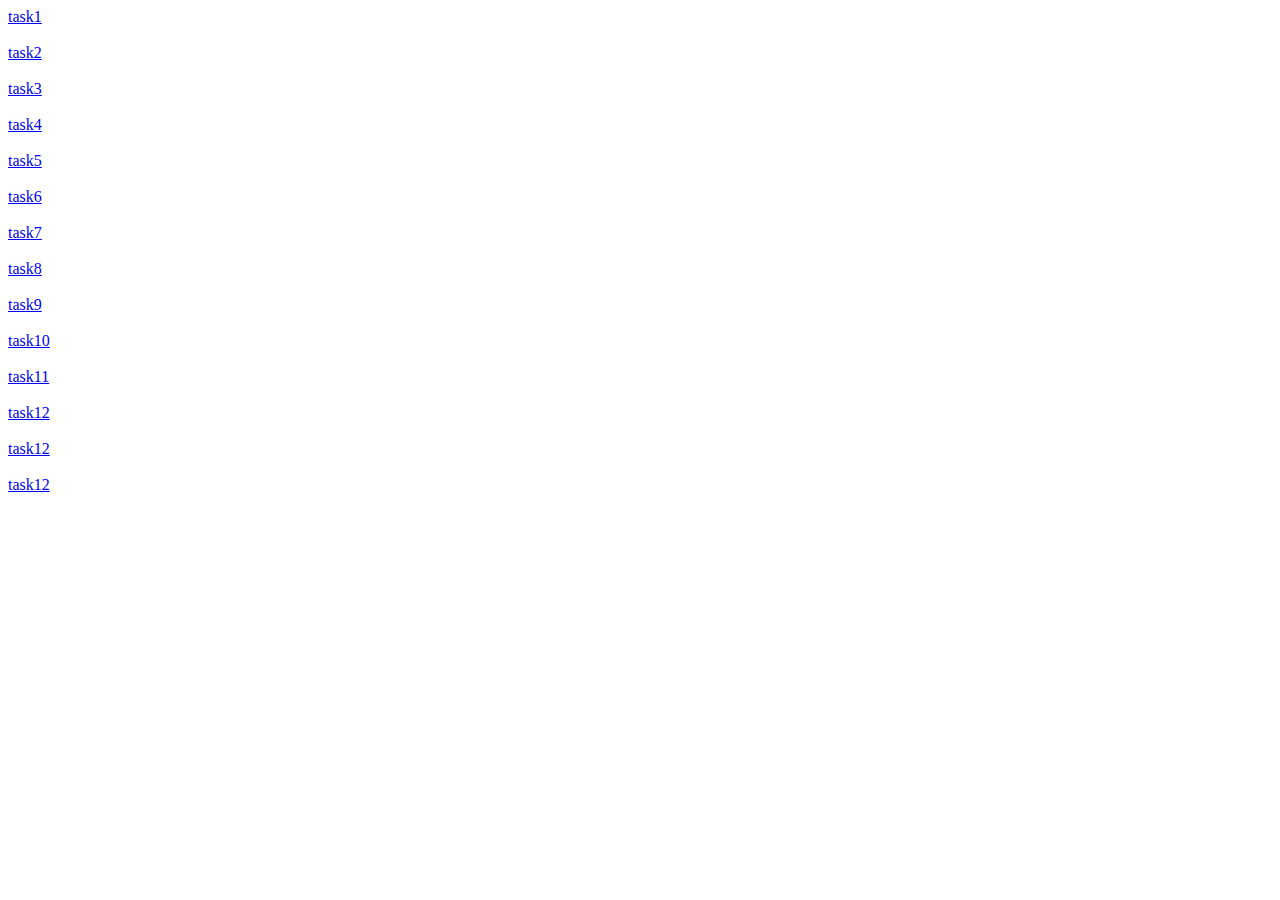
<file: index.html>
<!DOCTYPE html>
<html lang="en">
<head>
    <meta charset="UTF-8">
    <meta name="viewport" content="width=device-width, initial-scale=1.0">
    <title>Document</title>
</head>
<body>
    <a target="_blank" href="./task1.html">task1</a>
 <br><br/>
 <a target="_blank" href="./task2.html">task2</a>
 <br><br/>
 <a target="_blank" href="./task3.html">task3</a>
 <br><br/>
    <a target="_blank" href="./task4.html">task4</a>
    <br><br/>
    <a target="_blank" href="./task5.html">task5</a>
    <br><br/>
    <a target="_blank" href="./task6.html">task6</a>
    <br><br/>
     <a target="_blank" href="./task7.html">task7</a>
    <br><br/>
     <a target="_blank" href="./task8.html">task8</a>
    <br><br/>
     <a target="_blank" href="./task9.html">task9</a>
    <br><br/>
     <a target="_blank" href="./task10.html">task10</a>
    <br><br/>
     <a target="_blank" href="./task11.html">task11</a>
    <br><br/>
     <a target="_blank" href="./task12.html">task12</a>
    <br><br/>
    <a target="_blank" href="./restaurantpages.html">task12</a>
    <br><br/>
    <a target="_blank" href="./review.html">task12</a>
    <br><br/>
</body>
</html>
</file>
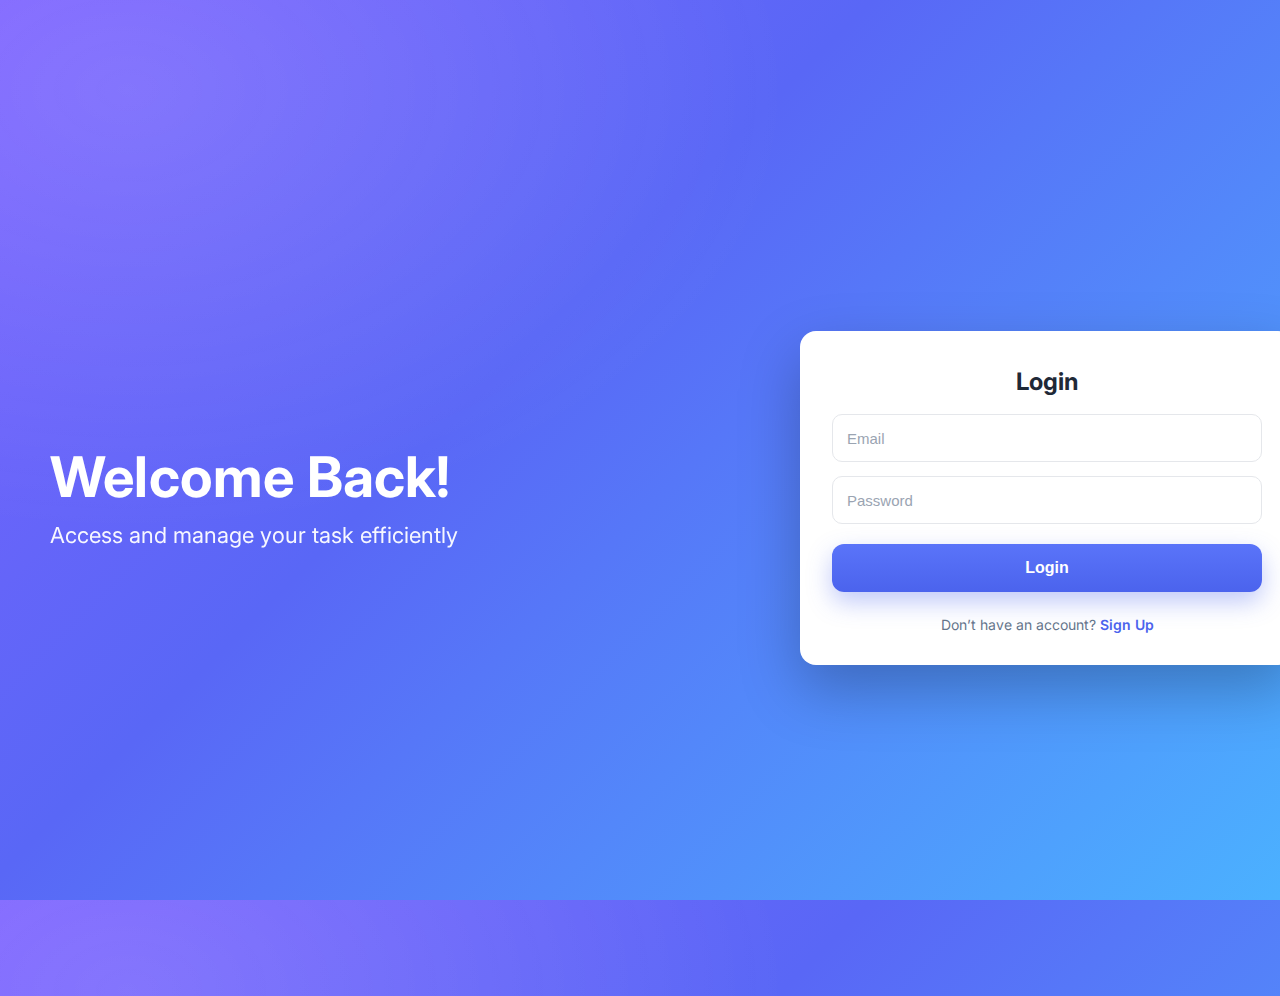
<file: login1.html>
<!doctype html>
<html lang="en">
<head>
  <meta charset="utf-8" />
  <meta name="viewport" content="width=device-width, initial-scale=1" />
  <title>Login</title>
  <link rel="preconnect" href="https://fonts.gstatic.com" crossorigin>
  <link href="https://fonts.googleapis.com/css2?family=Inter:wght@400;600;700&display=swap" rel="stylesheet">
  <link rel="stylesheet" href="styles.css" />
</head>
<body>
  <div class="page-bg" aria-hidden="true"></div>

  <main class="wrap">
    <!-- Left hero -->
    <section class="hero">
      <h1>Welcome Back!</h1>
      <p>Access and manage your task efficiently</p>
    </section>

    <!-- Right login card -->
    <section class="card">
      <h2 class="card-title">Login</h2>

      <form class="form" action="#" method="post" novalidate>
        <label class="sr-only" for="email">Email</label>
        <input id="email" type="email" placeholder="Email" required />

        <label class="sr-only" for="password">Password</label>
        <input id="password" type="password" placeholder="Password" required />

        <button class="btn" type="submit">Login</button>

        <p class="muted">
          Don’t have an account?
          <a href="#" class="link">Sign Up</a>
        </p>
      </form>
    </section>
  </main>
</body>
</html>
</file>
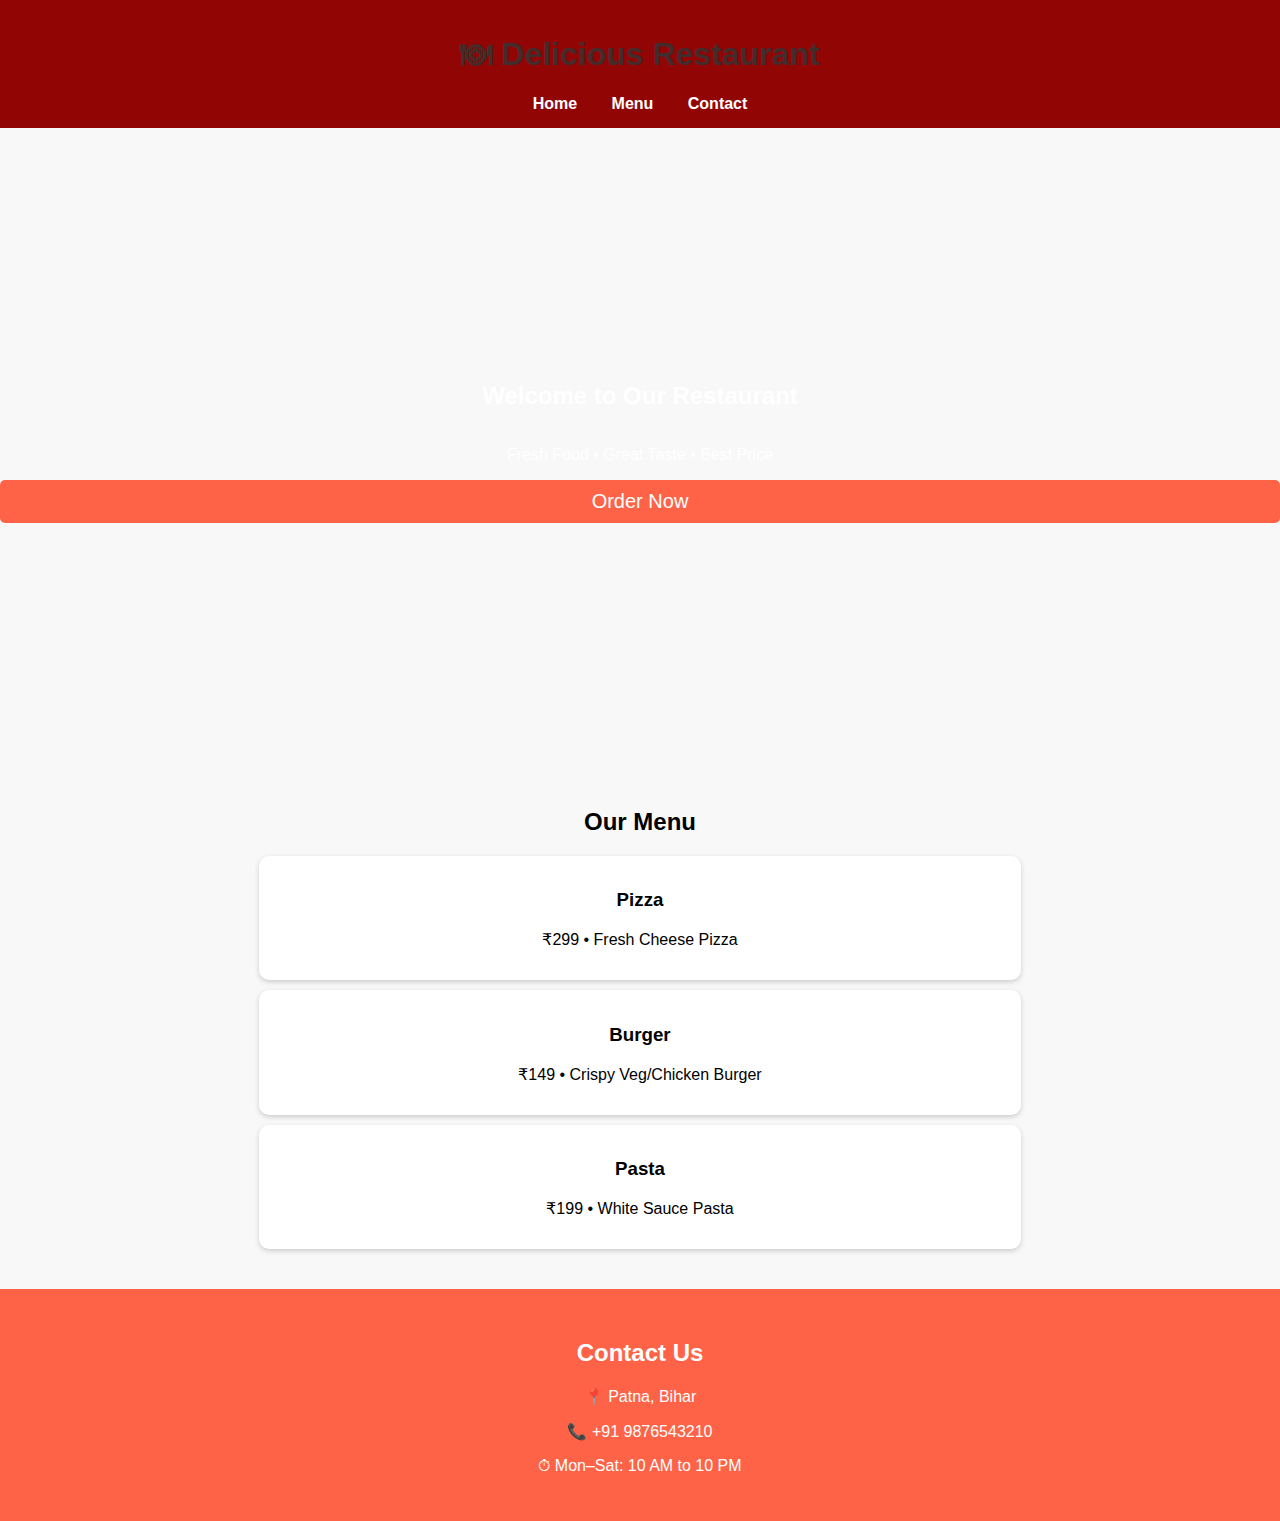
<file: restaurantPages.html>
<!DOCTYPE html>
<html lang="en">
<head>
    <meta charset="UTF-8">
    <meta name="viewport" content="width=device-width, initial-scale=1.0">
    <title>Delicious Restaurant</title>

    <!-- ALL CSS HERE -->
    <style>
        body {
            margin: 0;
            font-family: Arial, sans-serif;
            background: #f8f8f8;
        }

        /* Header */
        header {
            background: #920505;
            padding: 15px;
            text-align: center;
            color: rgb(66, 44, 44);
        }

        header nav a {
            margin: 15px;
            text-decoration: none;
            color: white;
            font-weight: bold;
        }

        /* Hero Section */
        .hero {
            background: url('https://images.unsplash.com/photo-1600891964599-f61ba0e24092') no-repeat center/cover;
            height: 70vh;
            display: flex;
            flex-direction: column;
            justify-content: center;
            text-align: center;
            color: white;
        }

        .hero button {
            padding: 10px 20px;
            border: none;
            background: #ff6347;
            font-size: 20px;
            color: white;
            cursor: pointer;
            border-radius: 5px;
        }

        /* Menu */
        .menu {
            padding: 30px;
            text-align: center;
        }

        .menu-item {
            background: white;
            padding: 15px;
            margin: 10px auto;
            width: 60%;
            border-radius: 10px;
            box-shadow: 0 2px 5px #ccc;
        }

        /* Contact */
        .contact {
            background: #ff6347;
            padding: 30px;
            color: white;
            text-align: center;
        }
    </style>
</head>

<body>

    <!-- Header Section -->
    <header>
        <h1>🍽 Delicious Restaurant</h1>
        <nav>
            <a href="#home">Home</a>
            <a href="#menu">Menu</a>
            <a href="#contact">Contact</a>
        </nav>
    </header>

    <!-- Hero Section -->
    <section id="home" class="hero">
        <h2>Welcome to Our Restaurant</h2>
        <p>Fresh Food • Great Taste • Best Price</p>
        <button onclick="showAlert()">Order Now</button>
    </section>

    <!-- Menu Section -->
    <section id="menu" class="menu">
        <h2>Our Menu</h2>

        <div class="menu-item">
            <h3>Pizza</h3>
            <p>₹299 • Fresh Cheese Pizza</p>
        </div>

        <div class="menu-item">
            <h3>Burger</h3>
            <p>₹149 • Crispy Veg/Chicken Burger</p>
        </div>

        <div class="menu-item">
            <h3>Pasta</h3>
            <p>₹199 • White Sauce Pasta</p>
        </div>
    </section>

    <!-- Contact Section -->
    <section id="contact" class="contact">
        <h2>Contact Us</h2>
        <p>📍 Patna, Bihar</p>
        <p>📞 +91 9876543210</p>
        <p>⏱ Mon–Sat: 10 AM to 10 PM</p>
    </section>

    <!-- ALL JAVASCRIPT HERE -->
    <script>
        function showAlert() {
            alert("Thank you for choosing Delicious Restaurant! 🍕");
        }
    </script>

</body>
</file>
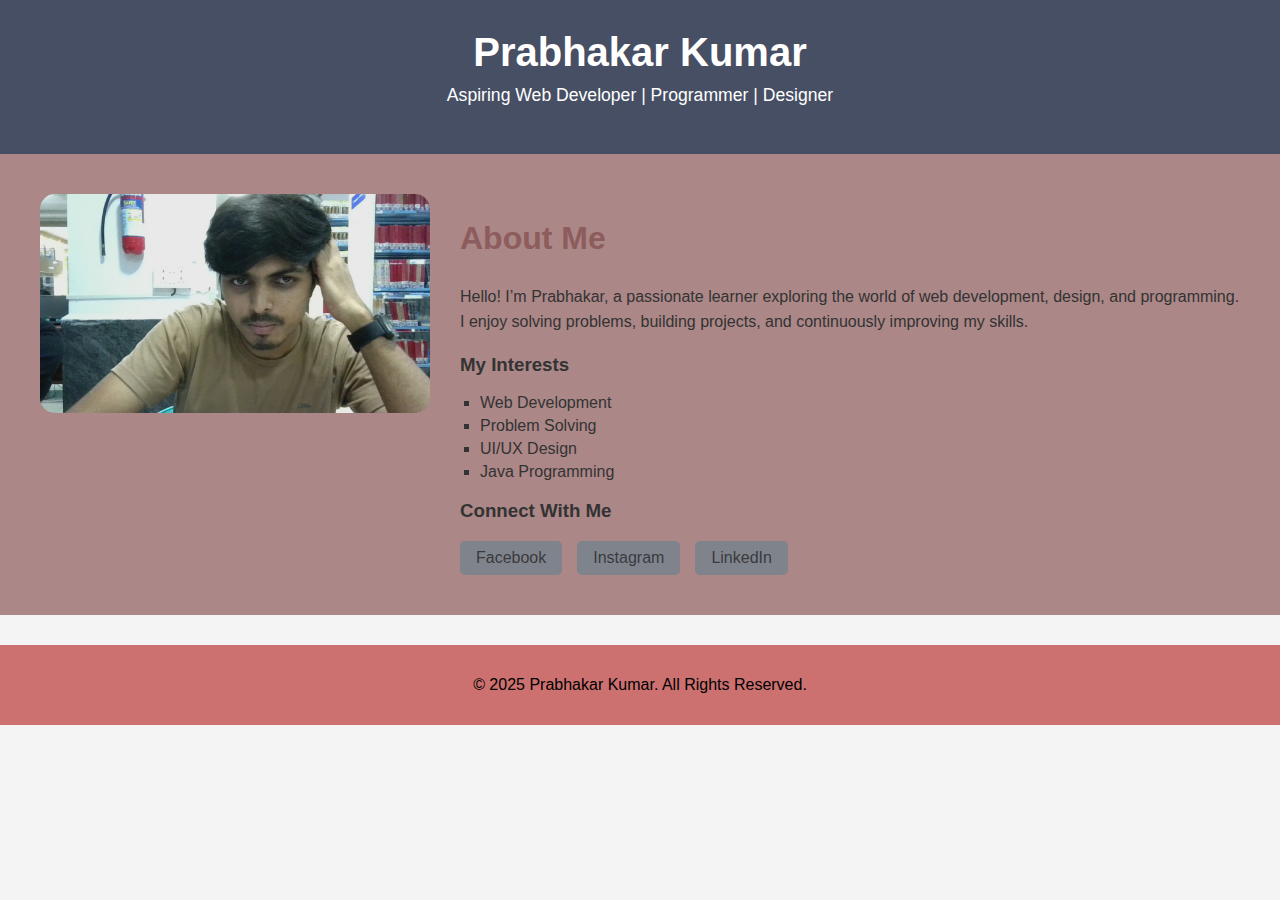
<file: task1.html>
<!DOCTYPE html>
<html lang="en">
<head>
    <meta charset="UTF-8">
    <meta name="viewport" content="width=device-width, initial-scale=1.0">
    <title>Personal Portfolio - Introduction</title>

    <style>
        /* Global Styles */
        body {
            margin: 0;
            font-family: Arial, sans-serif;
            background: #f4f4f4;
            color: #333;
        }

        /* Header */
        header {
            text-align: center;
            padding: 30px;
            background: #474f64;
            color: white;
        }

        header h1 {
            margin: 0;
            font-size: 2.5rem;
        }

        .tagline {
            margin-top: 10px;
            font-size: 1.1rem;
        }

        /* Intro Section Layout */
        .intro-section {
            display: grid;
            grid-template-columns: 1fr 2fr;
            gap: 30px;
            padding: 40px;
            max-width: 1200px;
            margin: auto;
            background: rgb(171, 135, 135);
        }

        .profile-image img {
            width: 100%;
            border-radius: 15px;
        }

        /* Bio Section */
        .bio h2 {
            font-size: 2rem;
            color: #8d5c5c;
        }

        .bio p {
            line-height: 1.6;
        }

        .bio ul {
            list-style-type: square;
            padding-left: 20px;
        }

        .bio li {
            margin: 5px 0;
        }

        /* Social Links */
        .social-links {
            display: flex;
            gap: 15px;
            margin-top: 10px;
        }

        .social-links a {
            text-decoration: none;
            padding: 8px 16px;
            background: #7f838b;
            color: rgba(0, 0, 0, 0.589);
            border-radius: 5px;
            transition: 0.3s;
        }

        .social-links a:hover {
            background: #000000;
        }

        /* Footer */
        footer {
            text-align: center;
            padding: 15px;
            background: #cc7070;
            color: rgb(0, 0, 0);
            margin-top: 30px;
        }

        /* Responsive Design */
        @media (max-width: 768px) {
            .intro-section {
                grid-template-columns: 1fr;
                text-align: center;
            }

            .social-links {
                justify-content: center;
            }
        }
    </style>

</head>
<body>

    <header>
        <h1>Prabhakar Kumar</h1>
        <p class="tagline">Aspiring Web Developer | Programmer | Designer</p>
    </header>

    <section class="intro-section">
        <div class="profile-image">
            <img src="photo.jpg" alt="Profile Photo">
        </div>

        <div class="bio">
            <h2>About Me</h2>
            <p>
                Hello! I’m Prabhakar, a passionate learner exploring the world of 
                web development, design, and programming.
                I enjoy solving problems, building projects, and continuously improving my skills.
            </p>

            <h3>My Interests</h3>
            <ul>
                <li>Web Development</li>
                <li>Problem Solving</li>
                <li>UI/UX Design</li>
                <li>Java Programming</li>
            </ul>

            <h3>Connect With Me</h3>
            <div class="social-links">
                <a href="https://facebook.com" target="_blank">Facebook</a>
                <a href="https://instagram.com" target="_blank">Instagram</a>
                <a href="https://linkedin.com" target="_blank">LinkedIn</a>
            </div>
        </div>
    </section>

    <footer>
        <p>© 2025 Prabhakar Kumar. All Rights Reserved.</p>
    </footer>

</body>
</html>
</file>
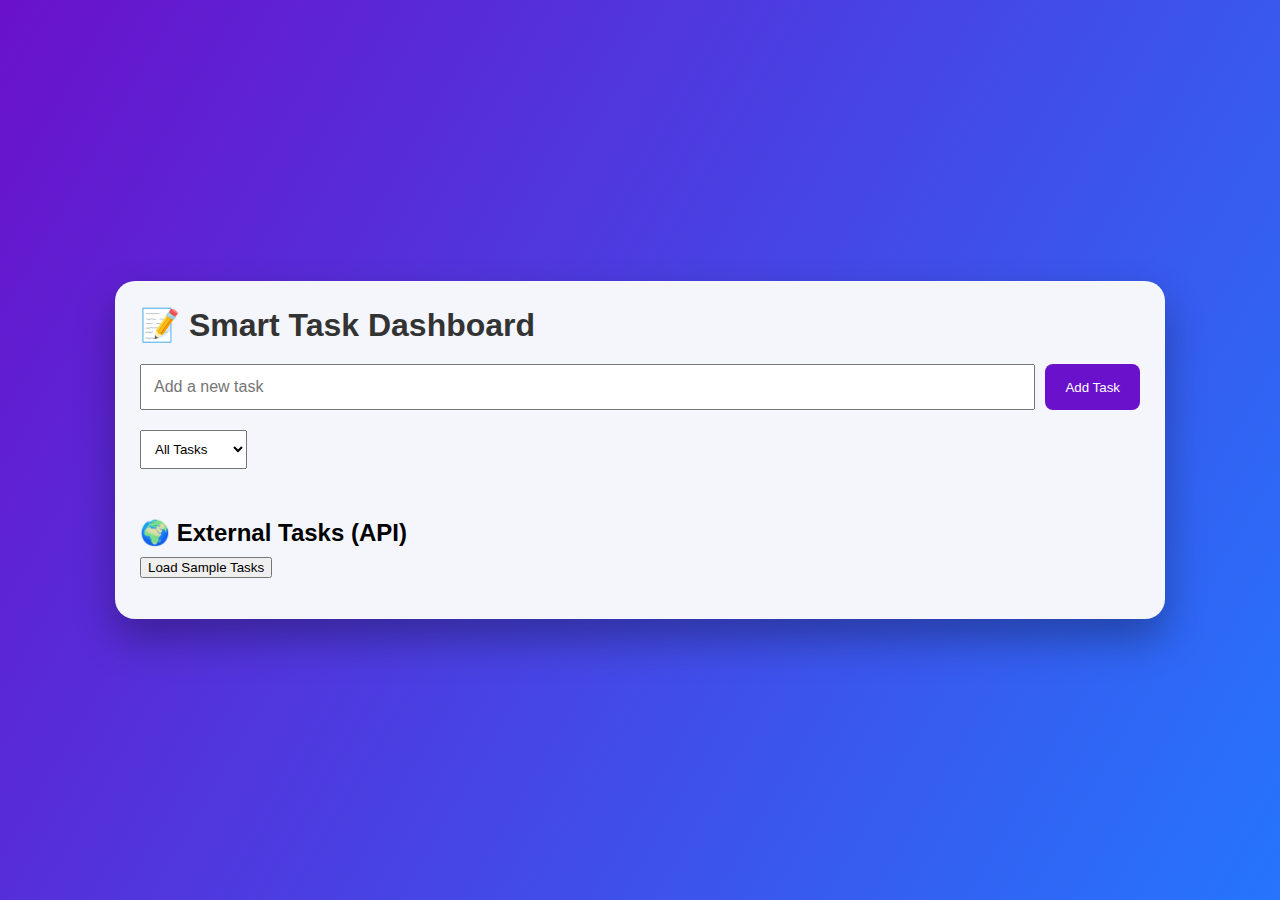
<file: task10.html>
<!DOCTYPE html>
<html lang="en">
<head>
<meta charset="UTF-8">
<title>Smart Task Dashboard</title>

<style>
/* ===============================
   BEAUTIFUL MODERN UI
   =============================== */

:root {
  --primary: #6a11cb;
  --secondary: #2575fc;
  --bg: #f4f6fb;
  --card: #ffffff;
  --danger: #e63946;
}

body {
  margin: 0;
  font-family: "Segoe UI", sans-serif;
  background: linear-gradient(120deg, var(--primary), var(--secondary));
  min-height: 100vh;
  display: flex;
  justify-content: center;
  align-items: center;
}

.app {
  background: var(--bg);
  width: 90%;
  max-width: 1000px;
  border-radius: 20px;
  padding: 25px;
  box-shadow: 0 20px 40px rgba(0,0,0,0.3);
}

/* Header */
header {
  display: flex;
  justify-content: space-between;
  align-items: center;
}

header h1 {
  margin: 0;
  color: #333;
}

/* Task input */
.task-input {
  display: flex;
  gap: 10px;
  margin: 20px 0;
}

.task-input input {
  flex: 1;
  padding: 12px;
  font-size: 16px;
}

.task-input button {
  padding: 12px 20px;
  background: var(--primary);
  color: white;
  border: none;
  cursor: pointer;
  border-radius: 8px;
}

/* Filters */
.filters {
  margin-bottom: 20px;
}

.filters select {
  padding: 10px;
}

/* Task list */
.tasks {
  display: grid;
  grid-template-columns: repeat(auto-fit, minmax(260px, 1fr));
  gap: 15px;
}

.task {
  background: var(--card);
  padding: 15px;
  border-radius: 12px;
  box-shadow: 0 8px 15px rgba(0,0,0,0.1);
}

.task.completed {
  opacity: 0.6;
  text-decoration: line-through;
}

.task button {
  margin-top: 10px;
  margin-right: 5px;
  padding: 6px 10px;
  border: none;
  cursor: pointer;
}

.delete {
  background: var(--danger);
  color: white;
}

.complete {
  background: #2ecc71;
  color: white;
}

/* API Section */
.api-section {
  margin-top: 30px;
}

.api-section h2 {
  margin-bottom: 10px;
}

.error {
  color: var(--danger);
  font-weight: bold;
}
</style>
</head>

<body>

<div class="app">

  <header>
    <h1>📝 Smart Task Dashboard</h1>
    <span id="taskCount"></span>
  </header>

  <!-- Task Input -->
  <div class="task-input">
    <input type="text" id="taskInput" placeholder="Add a new task">
    <button id="addTask">Add Task</button>
  </div>

  <!-- Filters -->
  <div class="filters">
    <select id="filter">
      <option value="all">All Tasks</option>
      <option value="completed">Completed</option>
      <option value="pending">Pending</option>
    </select>
  </div>

  <!-- Task List -->
  <div class="tasks" id="taskList"></div>

  <!-- API Data -->
  <div class="api-section">
    <h2>🌍 External Tasks (API)</h2>
    <button id="loadApi">Load Sample Tasks</button>
    <p id="apiStatus"></p>
  </div>

</div>

<script>
/* =================================================
   STORAGE + FETCH + ERROR HANDLING + DOM
   ================================================= */

// DOM elements
const taskInput = document.getElementById("taskInput");
c
</file>
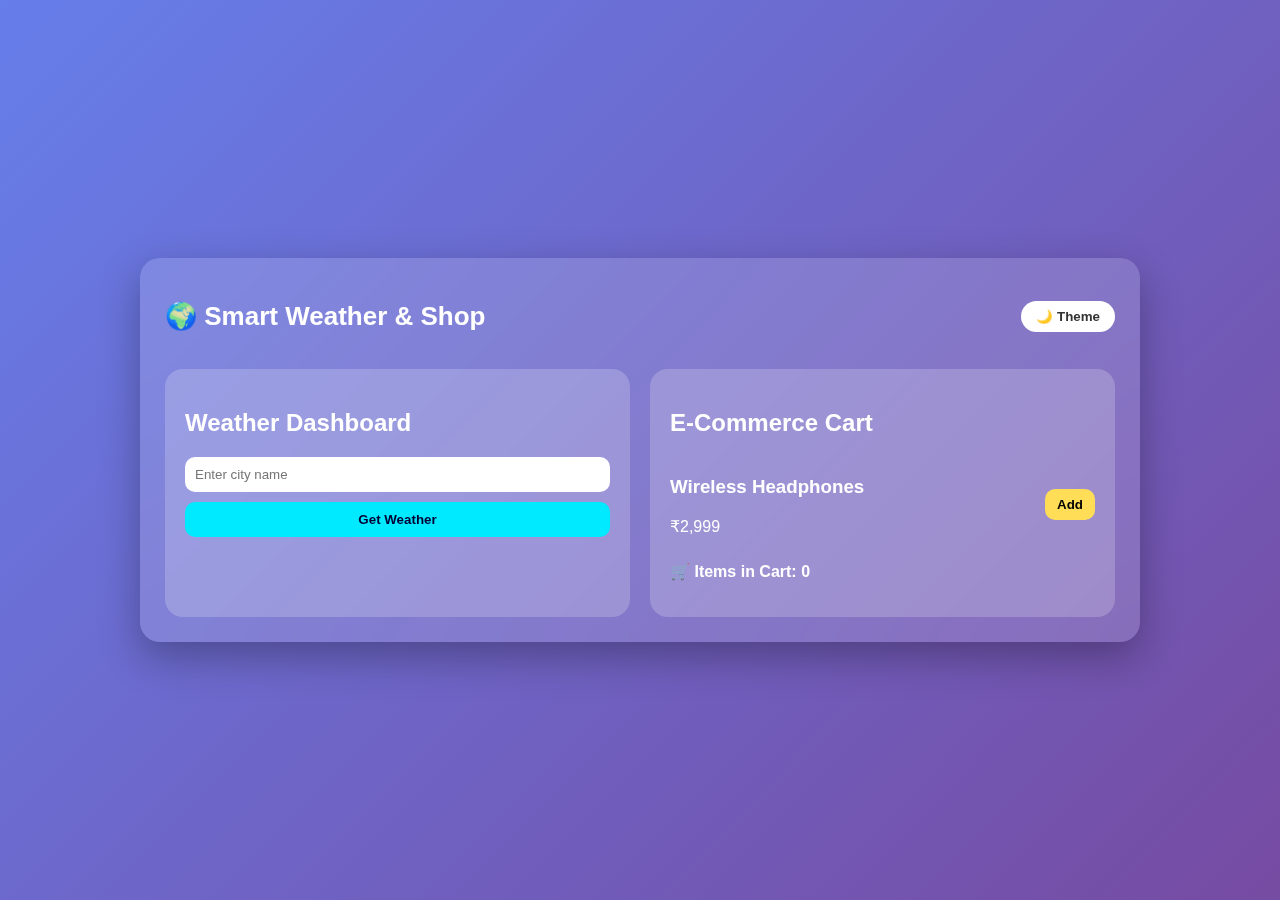
<file: task11.html>
<!DOCTYPE html>
<html lang="en">
<head>
<meta charset="UTF-8">
<title>Smart Weather & Shop</title>

<style>
/* ===================== GLOBAL ===================== */
* {
  box-sizing: border-box;
}

body {
  margin: 0;
  min-height: 100vh;
  font-family: "Segoe UI", sans-serif;
  background: linear-gradient(135deg, #667eea, #764ba2);
  display: flex;
  justify-content: center;
  align-items: center;
  transition: 0.4s;
}

.dark {
  background: linear-gradient(135deg, #141e30, #243b55);
}

.container {
  width: 95%;
  max-width: 1000px;
  backdrop-filter: blur(12px);
  background: rgba(255,255,255,0.15);
  border-radius: 20px;
  padding: 25px;
  box-shadow: 0 15px 40px rgba(0,0,0,0.3);
  color: white;
}

/* ===================== HEADER ===================== */
.header {
  display: flex;
  justify-content: space-between;
  align-items: center;
}

.header h1 {
  font-size: 26px;
}

.toggle {
  padding: 8px 15px;
  border-radius: 20px;
  border: none;
  cursor: pointer;
  background: white;
  color: #333;
  font-weight: bold;
}

/* ===================== GRID ===================== */
.grid {
  display: grid;
  grid-template-columns: 1fr 1fr;
  gap: 20px;
  margin-top: 20px;
}

/* ===================== CARD ===================== */
.card {
  background: rgba(255,255,255,0.2);
  border-radius: 18px;
  padding: 20px;
  animation: slideUp 0.6s ease;
}

/* ===================== WEATHER ===================== */
.weather input {
  width: 100%;
  padding: 10px;
  border-radius: 10px;
  border: none;
  outline: none;
}

.weather button {
  width: 100%;
  margin-top: 10px;
  padding: 10px;
  border-radius: 10px;
  border: none;
  background: #00eaff;
  color: #003;
  font-weight: bold;
  cursor: pointer;
}

.weather-result {
  margin-top: 15px;
  text-align: center;
  animation: fade 0.5s;
}

/* ===================== SHOP ===================== */
.product {
  display: flex;
  justify-content: space-between;
  align-items: center;
}

.product button {
  padding: 8px 12px;
  border-radius: 10px;
  border: none;
  background: #ffdd57;
  font-weight: bold;
  cursor: pointer;
}

.cart-count {
  margin-top: 10px;
  font-weight: bold;
}

/* ===================== ANIMATIONS ===================== */
@keyframes slideUp {
  from { transform: translateY(30px); opacity: 0; }
  to { transform: translateY(0); opacity: 1; }
}

@keyframes fade {
  from { opacity: 0; }
  to { opacity: 1; }
}

/* ===================== RESPONSIVE ===================== */
@media (max-width: 768px) {
  .grid {
    grid-template-columns: 1fr;
  }
}
</style>
</head>

<body>

<div class="container">
  <div class="header">
    <h1>🌍 Smart Weather & Shop</h1>
    <button class="toggle" onclick="toggleTheme()">🌙 Theme</button>
  </div>

  <div class="grid">

    <!-- WEATHER CARD -->
    <div class="card weather">
      <h2>Weather Dashboard</h2>
      <input id="city" placeholder="Enter city name">
      <button onclick="getWeather()">Get Weather</button>
      <div class="weather-result" id="weatherResult"></div>
    </div>

    <!-- SHOP CARD -->
    <div class="card shop">
      <h2>E-Commerce Cart</h2>

      <div class="product">
        <div>
          <h3>Wireless Headphones</h3>
          <p>₹2,999</p>
        </div>
        <button onclick="addToCart()">Add</button>
      </div>

      <p class="cart-count">🛒 Items in Cart: <span id="count">0</span></p>
    </div>

  </div>
</div>

<script>
/* ===================== WEATHER ===================== */
async function getWeather() {
  const city = document.getElementById("city").value;
  const result = document.getElementById("weatherResult");

  if (!city) {
    result.innerHTML = "❌ Enter city name";
    return;
  }

  try {
    const apiKey = "YOUR_API_KEY"; // OpenWeather API Key
    const res = await fetch(
      `https://api.openweathermap.org/data/2.5/weather?q=${city}&units=metric&appid=${apiKey}`
    );

    if (!res.ok) throw new Error("City not found");

    const data = await res.json();

    result.innerHTML = `
      <h3>${data.name}</h3>
      <p>🌡 ${data.main.temp} °C</p>
      <p>💧 ${data.main.humidity}%</p>
      <p>${data.weather[0].description}</p>
    `;
  } catch (err) {
    result.innerHTML = `❌ ${err.message}`;
  }
}

/* ===================== CART (OOP) ===================== */
class Product {
  constructor(name, price) {
    this.name = name;
    this.price = price;
  }
}

class Cart {
  constructor() {
    this.items = JSON.parse(localStorage.getItem("cart")) || [];
    this.update();
  }

  add(product) {
    this.items.push(product);
    localStorage.setItem("cart", JSON.stringify(this.items));
    this.update();
  }

  update() {
    document.getElementById("count").innerText = this.items.length;
  }
}

const cart = new Cart();

function addToCart() {
  const product = new Product("Wireless Headphones", 2999);
  cart.add(product);
}

/* ===================== THEME ===================== */
function toggleTheme() {
  document.body.classList.toggle("dark");
  localStorage.setItem("theme", document.body.className);
}

document.body.className = localStorage.getItem("theme") || "";
</script>

</body>
</html>
</file>
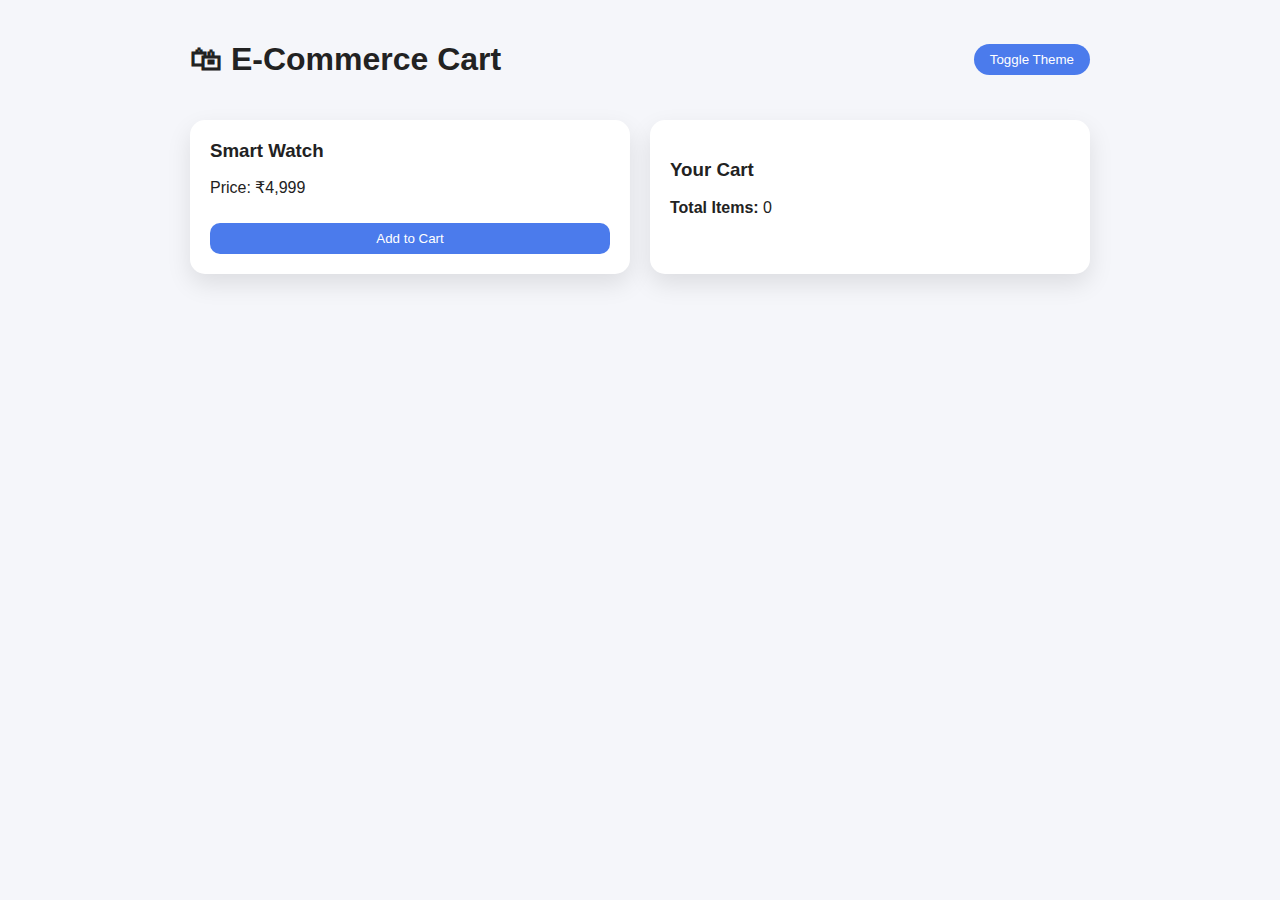
<file: task12.html>
<!DOCTYPE html>
<html lang="en">
<head>
<meta charset="UTF-8">
<title>E-Commerce Cart System</title>

<style>
/* =====================================================
   SCSS CONCEPTS USED:
   - Variables
   - Mixins
   - Nesting
   - Compiled into CSS
===================================================== */

/* -------- CSS CUSTOM PROPERTIES (THEME) -------- */
:root {
  --bg: #f5f6fa;
  --card: #ffffff;
  --text: #222;
  --accent: #4b7bec;
}

body.dark {
  --bg: #121212;
  --card: #1f1f1f;
  --text: #ffffff;
  --accent: #00cec9;
}

/* -------- GLOBAL -------- */
body {
  margin: 0;
  font-family: "Segoe UI", sans-serif;
  background: var(--bg);
  color: var(--text);
  transition: background 0.4s, color 0.4s;
}

.container {
  max-width: 900px;
  margin: auto;
  padding: 20px;
}

/* -------- HEADER -------- */
.header {
  display: flex;
  justify-content: space-between;
  align-items: center;
}

.theme-btn {
  padding: 8px 16px;
  border-radius: 20px;
  border: none;
  background: var(--accent);
  color: white;
  cursor: pointer;
  transition: transform 0.3s;
}

.theme-btn:hover {
  transform: scale(1.05);
}

/* -------- GRID -------- */
.grid {
  display: grid;
  grid-template-columns: repeat(auto-fit, minmax(250px, 1fr));
  gap: 20px;
  margin-top: 20px;
}

/* -------- CARD (SCSS MIXIN CONCEPT) -------- */
.card {
  background: var(--card);
  padding: 20px;
  border-radius: 15px;
  box-shadow: 0 10px 25px rgba(0,0,0,0.1);
  animation: fadeUp 0.5s ease;
}

/* -------- PRODUCT -------- */
.product h3 {
  margin: 0;
}

.product button {
  margin-top: 10px;
  padding: 8px;
  width: 100%;
  border: none;
  border-radius: 10px;
  background: var(--accent);
  color: white;
  cursor: pointer;
  transition: background 0.3s, transform 0.3s;
}

.product button:hover {
  transform: translateY(-2px);
}

/* -------- CART -------- */
.cart-item {
  display: flex;
  justify-content: space-between;
  margin: 5px 0;
}

/* -------- ANIMATION -------- */
@keyframes fadeUp {
  from {
    opacity: 0;
    transform: translateY(20px);
  }
  to {
    opacity: 1;
    transform: translateY(0);
  }
}

/* -------- RESPONSIVE -------- */
@media (max-width: 600px) {
  .header h1 {
    font-size: 20px;
  }
}
</style>
</head>

<body>

<div class="container">

  <!-- HEADER -->
  <div class="header">
    <h1>🛍 E-Commerce Cart</h1>
    <button class="theme-btn" onclick="toggleTheme()">Toggle Theme</button>
  </div>

  <!-- GRID -->
  <div class="grid">

    <!-- PRODUCT CARD -->
    <div class="card product">
      <h3>Smart Watch</h3>
      <p>Price: ₹4,999</p>
      <button onclick="addProduct()">Add to Cart</button>
    </div>

    <!-- CART CARD -->
    <div class="card">
      <h3>Your Cart</h3>
      <div id="cartItems"></div>
      <p><strong>Total Items:</strong> <span id="count">0</span></p>
    </div>

  </div>

</div>

<script>
/* =====================================================
   OBJECT-ORIENTED JAVASCRIPT WITH INHERITANCE
===================================================== */

// Base class
class Product {
  constructor(id, name, price) {
    this.id = id;
    this.name = name;
    this.price = price;
  }
}

// Inherited class
class CartItem extends Product {
  constructor(product) {
    super(product.id, product.name, product.price);
  }
}

// Cart class
class Cart {
  constructor() {
    this.items = JSON.parse(localStorage.getItem("cart")) || [];
    this.render();
  }

  add(item) {
    this.items.push(item);
    this.save();
    this.render();
  }

  save() {
    localStorage.setItem("cart", JSON.stringify(this.items));
  }

  render() {
    const container = document.getElementById("cartItems");
    container.innerHTML = "";

    this.items.forEach(item => {
      container.innerHTML += `
        <div class="cart-item">
          <span>${item.name}</span>
          <span>₹${item.price}</span>
        </div>
      `;
    });

    document.getElementById("count").innerText = this.items.length;
  }
}

// Cart object
const cart = new Cart();

// Add product
function addProduct() {
  const product = new Product(1, "Smart Watch", 4999);
  const item = new CartItem(product);
  cart.add(item);
}

/* =====================================================
   THEME + LOCAL STORAGE
===================================================== */
function toggleTheme() {
  document.body.classList.toggle("dark");
  localStorage.setItem("theme", document.body.className);
}

// Load saved theme
document.body.className = localStorage.getItem("theme") || "";
</script>

</body>
</html>
</file>
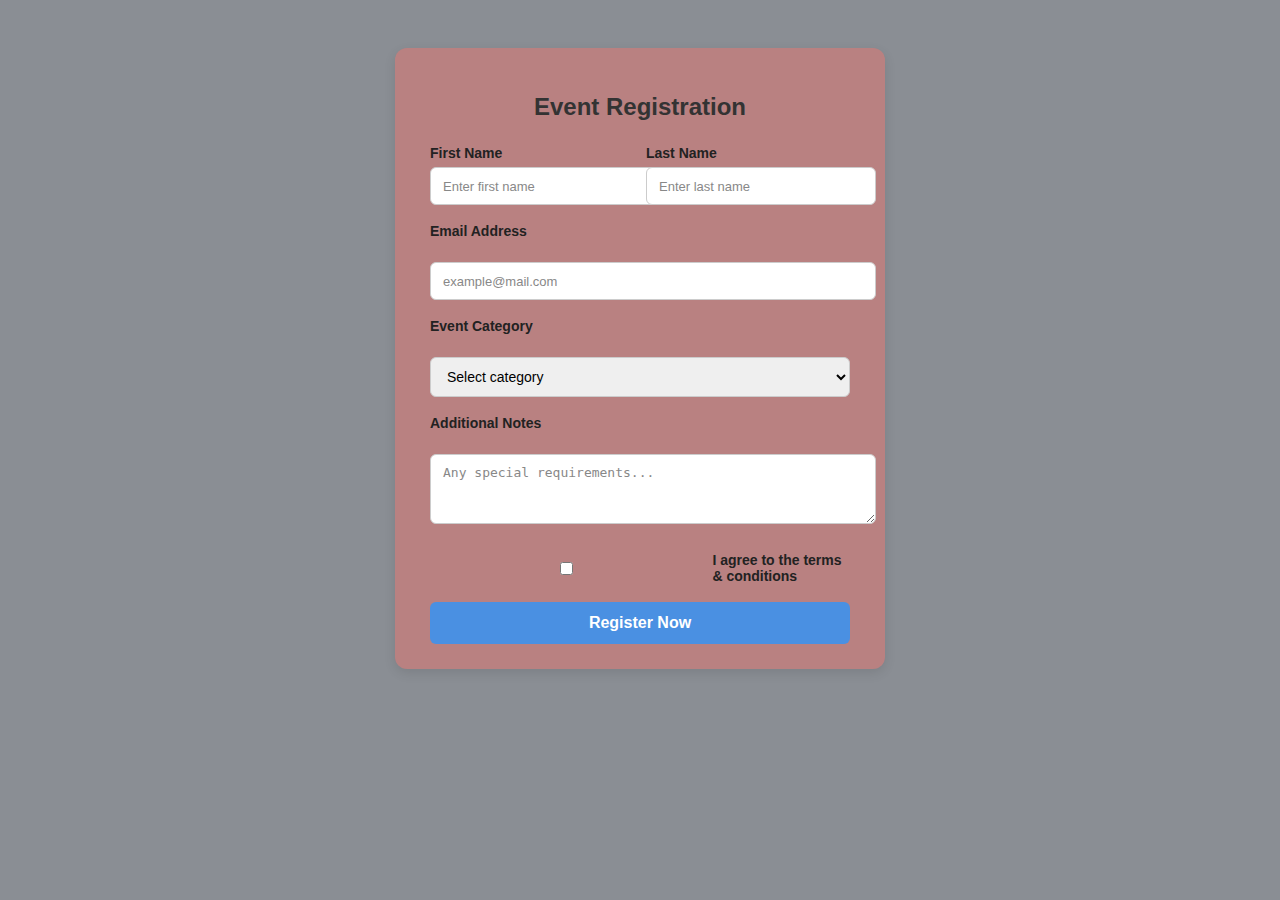
<file: task3.html>
<!DOCTYPE html>
<html lang="en">
<head>
<meta charset="UTF-8">
<meta name="viewport" content="width=device-width, initial-scale=1.0">
<title>Event Registration Form</title>

<style>
    body {
        font-family: Arial, Helvetica, sans-serif;
        background: #8a8e94;
        display: flex;
        justify-content: center;
        padding: 40px;
    }

    .container {
        background: rgb(185, 129, 129);
        width: 420px;
        padding: 25px 35px;
        border-radius: 12px;
        box-shadow: 0 4px 12px rgba(0,0,0,0.1);
        display: flex;
        flex-direction: column;
        gap: 18px;
    }

    h2 {
        text-align: center;
        margin-bottom: 5px;
        color: #333;
    }

    label {
        font-size: 14px;
        font-weight: 600;
        color: #222;
    }

    input, select, textarea {
        width: 100%;
        padding: 10px 12px;
        margin-top: 5px;
        border: 1.5px solid #ccc;
        border-radius: 6px;
        font-size: 14px;
        outline: none;
        transition: 0.2s;
    }

    /* Focus Effect */
    input:focus, select:focus, textarea:focus {
        border-color: #4a90e2;
        background: #f0f7ff;
    }

    /* Placeholder Styling */
    ::placeholder {
        color: #888;
        font-size: 13px;
    }

    /* Hover Effect */
    input:hover, select:hover, textarea:hover {
        border-color: #555;
    }

    .row {
        display: flex;
        gap: 12px;
    }

    .checkbox-area {
        display: flex;
        align-items: center;
        gap: 10px;
        margin-top: 10px;
    }

    button {
        width: 100%;
        padding: 12px;
        background: #4a90e2;
        border: none;
        color: white;
        font-size: 16px;
        border-radius: 6px;
        cursor: pointer;
        font-weight: bold;
        transition: 0.2s;
    }

    button:hover {
        background: #357ac8;
    }

</style>

</head>
<body>

<div class="container">
    <h2>Event Registration</h2>

    <div class="row">
        <div style="flex:1;">
            <label>First Name</label>
            <input type="text" placeholder="Enter first name">
        </div>
        <div style="flex:1;">
            <label>Last Name</label>
            <input type="text" placeholder="Enter last name">
        </div>
    </div>

    <label>Email Address</label>
    <input type="email" placeholder="example@mail.com">

    <label>Event Category</label>
    <select>
        <option>Select category</option>
        <option>Workshop</option>
        <option>Competition</option>
        <option>Seminar</option>
        <option>Sports Event</option>
    </select>

    <label>Additional Notes</label>
    <textarea placeholder="Any special requirements..." rows="3"></textarea>

    <div class="checkbox-area">
        <input type="checkbox" id="agree">
        <label for="agree">I agree to the terms & conditions</label>
    </div>

    <button>Register Now</button>
</div>

</body>
</html>
</file>
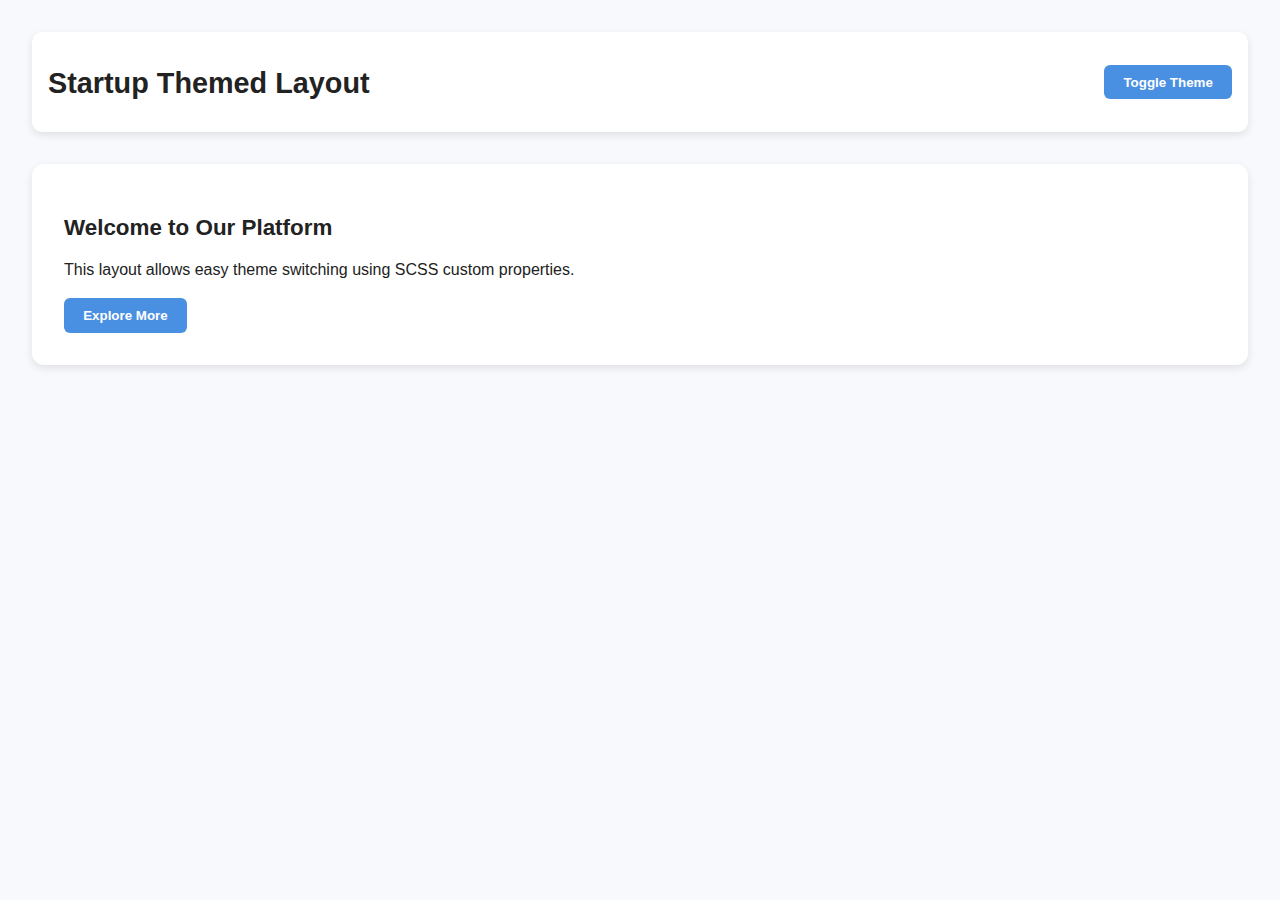
<file: task4.html>
<!DOCTYPE html>
<html lang="en">
<head>
<meta charset="UTF-8">
<meta name="viewport" content="width=device-width, initial-scale=1.0">
<title>Themed Layout</title>

<style>

/* ========== COMPILED FROM SCSS ========== */

/* Light Theme */
.light {
    --bg-color: #f7f9fc;
    --text-color: #222;
    --primary-color: #4a90e2;
    --card-bg: #ffffff;
}

/* Dark Theme */
.dark {
    --bg-color: #1c1f26;
    --text-color: #f1f1f1;
    --primary-color: #7ab8ff;
    --card-bg: #2a2e36;
}

/* Base Styles */
body {
    font-family: "Poppins", sans-serif;
    font-size: 16px;
    background: var(--bg-color);
    color: var(--text-color);
    margin: 0;
    padding: 2rem;
    transition: 0.3s;
}

button {
    padding: 0.6rem 1.2rem;
    border: none;
    cursor: pointer;
    border-radius: 6px;
    font-weight: 600;
    background: var(--primary-color);
    color: white;
    transition: 0.2s;
}

button:hover {
    opacity: 0.85;
}

/* Header */
header {
    display: flex;
    align-items: center;
    justify-content: space-between;
    padding: 1rem;
    background: var(--card-bg);
    border-radius: 10px;
    box-shadow: 0 3px 8px rgba(0,0,0,0.1);
}

header h1 {
    font-weight: 600;
    font-size: 1.8rem;
    margin-bottom: 1rem;
}

/* Content Section */
.content {
    background: var(--card-bg);
    padding: 2rem;
    margin-top: 2rem;
    border-radius: 12px;
    box-shadow: 0 3px 8px rgba(0,0,0,0.1);
}

.content h2 {
    font-weight: 600;
    font-size: 1.4rem;
    margin-bottom: 1rem;
}

.content p {
    line-height: 1.6;
    margin-bottom: 1rem;
}

.primary-btn {
    background: var(--primary-color);
}

</style>
</head>

<body class="light">

<header>
    <h1>Startup Themed Layout</h1>
    <button id="themeToggle">Toggle Theme</button>
</header>

<section class="content">
    <h2>Welcome to Our Platform</h2>
    <p>
        This layout allows easy theme switching using SCSS custom properties.
    </p>
    <button class="primary-btn">Explore More</button>
</section>

<script>
    const body = document.querySelector("body");
    document.getElementById("themeToggle").onclick = () => {
        body.classList.toggle("dark");
        body.classList.toggle("light");
    };
</script>

</body>
</html>
</file>
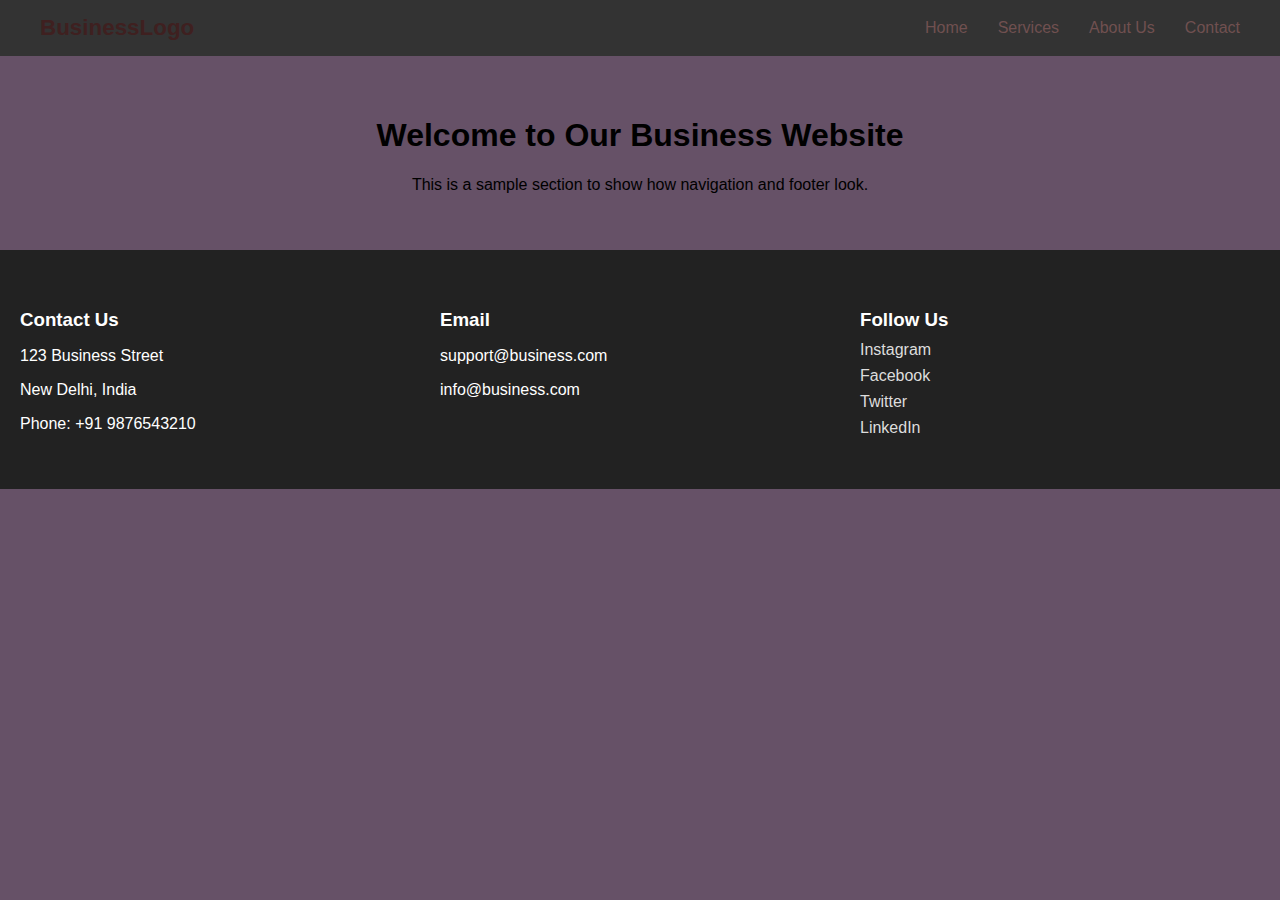
<file: task5.html>
<!DOCTYPE html>
<html lang="en">
<head>
    <meta charset="UTF-8">
    <meta name="viewport" content="width=device-width, initial-scale=1.0">
    <title>Responsive Navigation & Footer</title>

    <style>
        /* ---------------------------
           GLOBAL STYLES
        --------------------------- */
        body {
            margin: 0;
            font-family: Arial, sans-serif;
            background: #665167;
        }

        a {
            text-decoration: none;
            color: rgb(112, 80, 80);
        }

        /* ---------------------------
           NAVIGATION BAR
        --------------------------- */
        nav {
            background: #333;
            color: rgb(63, 32, 32);
            padding: 15px 40px;

            display: flex;
            justify-content: space-between;
            align-items: center;
        }

        .logo {
            font-size: 1.4rem;
            font-weight: bold;
        }

        .nav-links {
            display: flex;
            gap: 30px;
        }

        .nav-links a {
            font-size: 1rem;
            transition: 0.3s;
        }

        .nav-links a:hover {
            color: #17263f;
        }

        /* ---------------------------
           MAIN SECTION (Just for Demo)
        --------------------------- */
        section {
            padding: 40px;
            text-align: center;
        }

        /* ---------------------------
           FOOTER (Using CSS Grid)
        --------------------------- */
        footer {
            background: #222;
            color: white;
            padding: 40px 20px;

            display: grid;
            grid-template-columns: repeat(3, 1fr);
            gap: 20px;
        }

        footer h3 {
            margin-bottom: 10px;
        }

        .social-links {
            display: flex;
            flex-direction: column;
            gap: 8px;
        }

        .social-links a {
            color: #ddd;
        }

        /* ---------------------------
           RESPONSIVE (Media Queries)
        --------------------------- */
        @media (max-width: 768px) {
            nav {
                flex-direction: column;
                gap: 15px;
                text-align: center;
            }

            .nav-links {
                flex-direction: column;
                gap: 15px;
            }

            footer {
                grid-template-columns: 1fr;
                text-align: center;
            }
        }
    </style>
</head>
<body>

    <!-- ============================
          NAVIGATION BAR
    ============================ -->
    <nav>
        <div class="logo">BusinessLogo</div>

        <div class="nav-links">
            <a href="#home">Home</a>
            <a href="#services">Services</a>
            <a href="#about">About Us</a>
            <a href="#contact">Contact</a>
        </div>
    </nav>

    <!-- ============================
          MAIN CONTENT (Demo)
    ============================ -->
    <section>
        <h1>Welcome to Our Business Website</h1>
        <p>This is a sample section to show how navigation and footer look.</p>
    </section>

    <!-- ============================
          FOOTER
    ============================ -->
    <footer>
        <div>
            <h3>Contact Us</h3>
            <p>123 Business Street</p>
            <p>New Delhi, India</p>
            <p>Phone: +91 9876543210</p>
        </div>

        <div>
            <h3>Email</h3>
            <p>support@business.com</p>
            <p>info@business.com</p>
        </div>

        <div>
            <h3>Follow Us</h3>
            <div class="social-links">
                <a href="#">Instagram</a>
                <a href="#">Facebook</a>
                <a href="#">Twitter</a>
                <a href="#">LinkedIn</a>
            </div>
        </div>
    </footer>

</body>
</html>
</file>
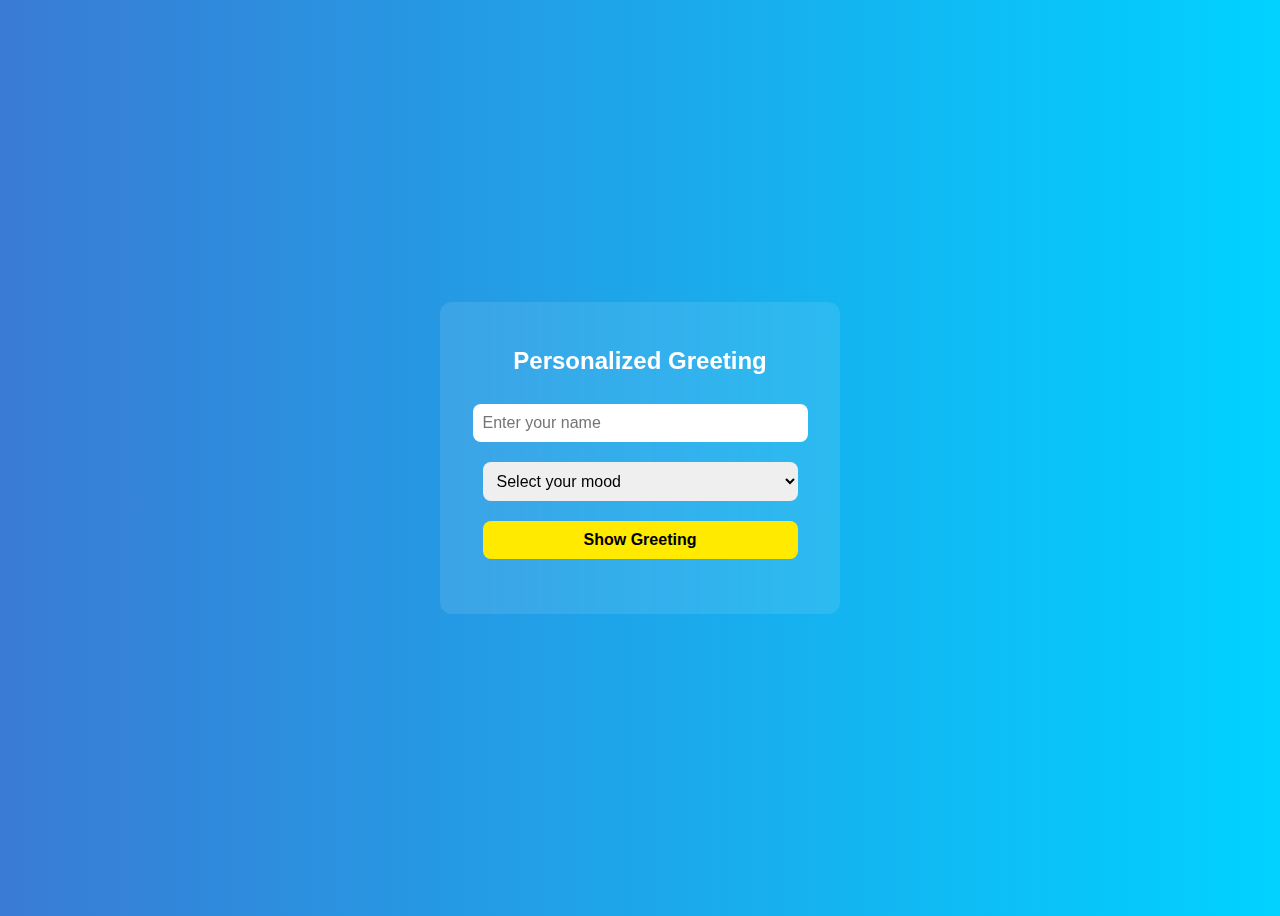
<file: task6.html>
<!DOCTYPE html>
<html lang="en">
<head>
<meta charset="UTF-8">
<meta name="viewport" content="width=device-width, initial-scale=1.0">
<title>Conditional Greetings</title>

<style>
    body {
        font-family: Arial, sans-serif;
        background: linear-gradient(to right, #3a7bd5, #00d2ff);
        height: 100vh;
        display: flex;
        justify-content: center;
        align-items: center;
        flex-direction: column;
        color: #fff;
        transition: background 1s ease;
    }

    .container {
        background: rgba(255, 255, 255, 0.1);
        padding: 25px;
        border-radius: 12px;
        backdrop-filter: blur(10px);
        width: 350px;
        text-align: center;
        animation: fadeIn 1s ease forwards;
    }

    input, select, button {
        width: 90%;
        padding: 10px;
        margin: 10px 0;
        border-radius: 8px;
        border: none;
        font-size: 16px;
    }

    button {
        background: #ffea00;
        color: #000;
        font-weight: bold;
        cursor: pointer;
        transition: 0.3s ease;
    }

    button:hover {
        background: #fff;
        transform: scale(1.05);
    }

    #message {
        font-size: 20px;
        margin-top: 15px;
        opacity: 0;
        transform: translateY(20px);
        transition: all 0.6s ease;
    }

    /* Message animation */
    .showMessage {
        opacity: 1;
        transform: translateY(0);
    }

    /* Fade in animation for container */
    @keyframes fadeIn {
        from {opacity: 0; transform: scale(0.8);}
        to {opacity: 1; transform: scale(1);}
    }
</style>

</head>
<body>

<div class="container">
    <h2>Personalized Greeting</h2>

    <input type="text" id="userName" placeholder="Enter your name">
    
    <select id="userMood">
        <option value="">Select your mood</option>
        <option value="happy">Happy</option>
        <option value="sad">Sad</option>
        <option value="excited">Excited</option>
        <option value="tired">Tired</option>
    </select>

    <button onclick="generateGreeting()">Show Greeting</button>

    <p id="message"></p>
</div>

<script>
function generateGreeting() {
    const name = document.getElementById("userName").value;
    const mood = document.getElementById("userMood").value;
    const message = document.getElementById("message");

    if (name === "" || mood === "") {
        message.textContent = "Please enter your name and mood!";
        message.classList.add("showMessage");
        return;
    }

    // Time-based greeting
    const hour = new Date().getHours();
    let timeGreeting = "";

    if (hour < 12) {
        timeGreeting = "Good Morning";
        document.body.style.background = "linear-gradient(to right, #ff9a9e, #fad0c4)";
    } else if (hour < 18) {
        timeGreeting = "Good Afternoon";
        document.body.style.background = "linear-gradient(to right, #f6d365, #fda085)";
    } else {
        timeGreeting = "Good Evening";
        document.body.style.background = "linear-gradient(to right, #2c3e50, #4ca1af)";
    }

    // Mood-based message
    let moodMessage = "";
    switch (mood) {
        case "happy": moodMessage = "Great to see you smiling!"; break;
        case "sad": moodMessage = "Hope things get better soon."; break;
        case "excited": moodMessage = "Your energy is contagious!"; break;
        case "tired": moodMessage = "Take a break and relax."; break;
    }

    // Final output
    message.textContent = `${timeGreeting}, ${name}! ${moodMessage}`;
    message.classList.add("showMessage");
}
</script>

</body>
</html>
</file>
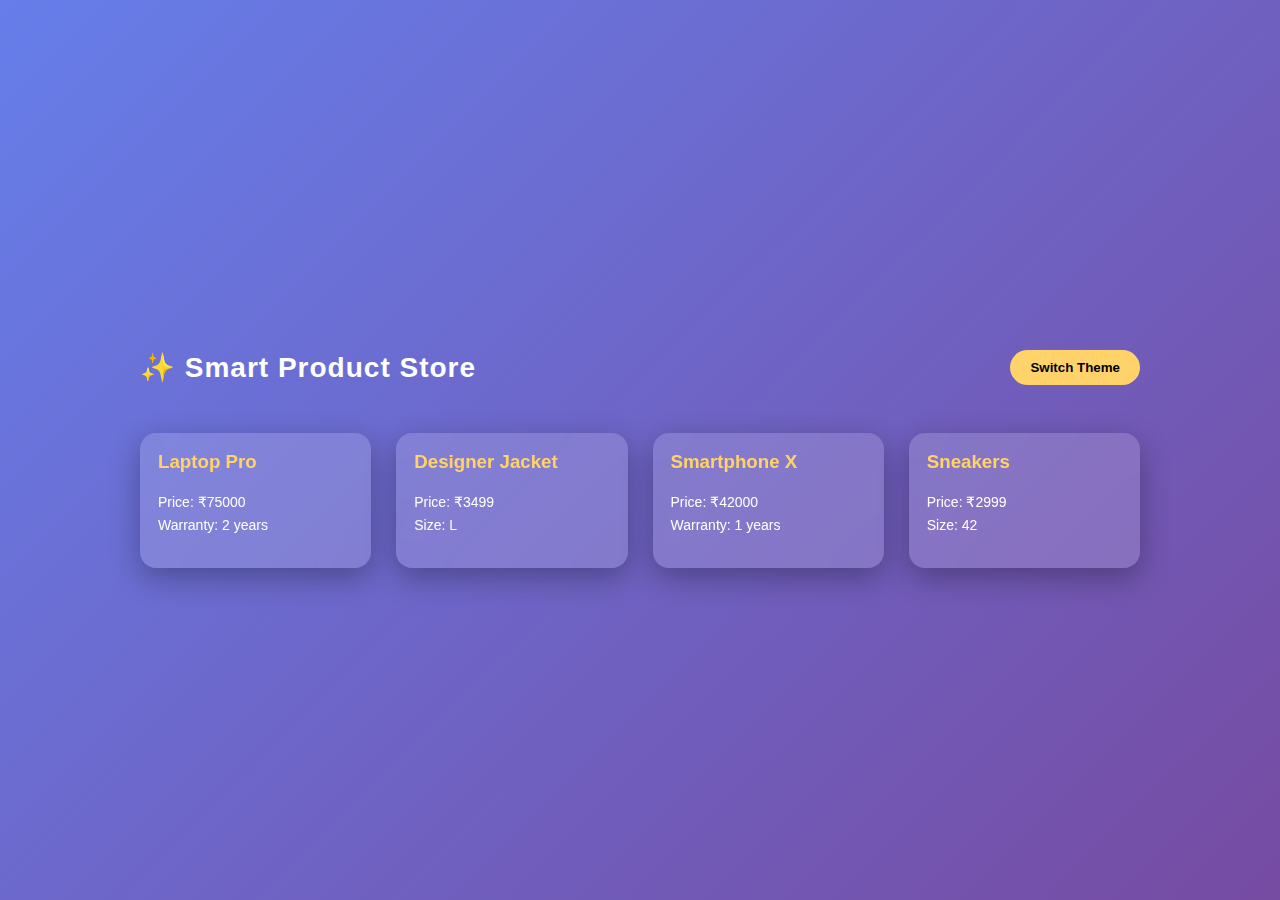
<file: task8.html>
<!DOCTYPE html>
<html lang="en">
<head>
<meta charset="UTF-8">
<title>Modern Product Showcase</title>

<style>
/* =====================================================
   SCSS CONCEPTS (EXPLAINED – EXAM READY)
   -----------------------------------------------------
   $radius: 16px;
   $spacing: 18px;

   @mixin glassCard {
     border-radius: $radius;
     padding: $spacing;
     backdrop-filter: blur(10px);
   }

   .products {
     .card {
       @include glassCard;
     }
   }
   ===================================================== */

/* ---------- CSS CUSTOM PROPERTIES (THEMES) ---------- */
:root {
  --bg-gradient: linear-gradient(135deg, #667eea, #764ba2);
  --text-color: #ffffff;
  --card-bg: rgba(255,255,255,0.15);
  --accent: #ffd369;
}

.dark-theme {
  --bg-gradient: linear-gradient(135deg, #141E30, #243B55);
  --text-color: #eaeaea;
  --card-bg: rgba(0,0,0,0.4);
  --accent: #4dd0e1;
}

/* ---------- GLOBAL STYLES ---------- */
* {
  box-sizing: border-box;
}

body {
  margin: 0;
  min-height: 100vh;
  background: var(--bg-gradient);
  color: var(--text-color);
  font-family: "Poppins", sans-serif;
  display: flex;
  justify-content: center;
  align-items: center;
  transition: all 0.5s ease;
}

/* ---------- MAIN CONTAINER ---------- */
.app {
  width: 90%;
  max-width: 1000px;
}

/* ---------- HEADER ---------- */
header {
  display: flex;
  justify-content: space-between;
  align-items: center;
  margin-bottom: 30px;
}

header h1 {
  font-size: 28px;
  letter-spacing: 1px;
}

header button {
  background: var(--accent);
  border: none;
  padding: 10px 20px;
  border-radius: 25px;
  cursor: pointer;
  font-weight: bold;
  transition: transform 0.3s;
}

header button:hover {
  transform: scale(1.1);
}

/* ---------- PRODUCT GRID ---------- */
.products {
  display: grid;
  grid-template-columns: repeat(auto-fit, minmax(220px, 1fr));
  gap: 25px;
}

/* ---------- PRODUCT CARD ---------- */
.card {
  background: var(--card-bg);
  padding: 18px;
  border-radius: 16px;
  backdrop-filter: blur(10px);
  box-shadow: 0 10px 30px rgba(0,0,0,0.3);
  transition: transform 0.4s, box-shadow 0.4s;
}

.card:hover {
  transform: translateY(-10px);
  box-shadow: 0 20px 40px rgba(0,0,0,0.4);
}

.card h3 {
  margin-top: 0;
  color: var(--accent);
}

.card p {
  font-size: 14px;
  line-height: 1.6;
}
</style>
</head>

<body>

<div class="app">
  <header>
    <h1>✨ Smart Product Store</h1>
    <button id="themeToggle">Switch Theme</button>
  </header>

  <section class="products" id="productList"></section>
</div>

<script>
/* =====================================================
   JAVASCRIPT OOP WITH INHERITANCE
   ===================================================== */

// Base (Parent) class
class Product {
  constructor(name, price) {
    this.name = name;
    this.price = price;
  }

  description() {
    return `Price: ₹${this.price}`;
  }
}

// Child class (Inheritance)
class ElectronicProduct extends Product {
  constructor(name, price, warranty) {
    super(name, price);
    this.warranty = warranty;
  }

  description() {
    return `Price: ₹${this.price}<br>Warranty: ${this.warranty} years`;
  }
}

// Another child class
class FashionProduct extends Product {
  constructor(name, price, size) {
    super(name, price);
    this.size = size;
  }

  description() {
    return `Price: ₹${this.price}<br>Size: ${this.size}`;
  }
}

// Creating product objects
const items = [
  new ElectronicProduct("Laptop Pro", 75000, 2),
  new FashionProduct("Designer Jacket", 3499, "L"),
  new ElectronicProduct("Smartphone X", 42000, 1),
  new FashionProduct("Sneakers", 2999, "42")
];

// Rendering products
const list = document.getElementById("productList");

items.forEach(item => {
  const card = document.createElement("div");
  card.className = "card";
  card.innerHTML = `
    <h3>${item.name}</h3>
    <p>${item.description()}</p>
  `;
  list.appendChild(card);
});

// Theme toggle
document.getElementById("themeToggle").addEventListener("click", () => {
  document.body.classList.toggle("dark-theme");
});
</script>

</body>
</html>
</file>
<file: styles.css>
:root{
  --card-w: 430px;
  --radius: 16px;
  --space: 24px;
  --primary: #5a74f9;
  --primary-strong: #4b63ed;
  --text-hero: #ffffff;
  --text-muted: #7a8aaa;
  --shadow: 0 24px 60px rgba(0,0,0,.25);
}

/* Background gradient */
body, html { height: 100%; }
body{
  margin: 0;
  font-family: Inter, system-ui, -apple-system, Segoe UI, Roboto, "Helvetica Neue", Arial, sans-serif;
  color: var(--text-hero);
  background: radial-gradient(1200px 800px at 10% 10%, rgba(255,255,255,.12), transparent 55%),
              linear-gradient(135deg, #7b61ff 0%, #5967f6 40%, #4bb1ff 100%);
}
.page-bg{ position: fixed; inset: 0; pointer-events: none; }

/* Two-column responsive layout */
.wrap{
  max-width: 1180px;
  margin: 0 auto;
  min-height: 100vh;
  display: grid;
  grid-template-columns: 1.2fr var(--card-w);
  align-items: center;
  gap: 56px;
  padding: 48px 24px;
}

/* Left side text */
.hero h1{
  font-size: clamp(36px, 5.2vw, 56px);
  line-height: 1.05;
  margin: 0 0 16px;
  font-weight: 700;
  letter-spacing: .2px;
}
.hero p{
  font-size: clamp(16px, 2vw, 22px);
  margin: 0;
  opacity: .95;
}

/* Login card */
.card{
  background: #ffffff;
  color: #1f2937;
  width: 100%;
  max-width: var(--card-w);
  border-radius: var(--radius);
  box-shadow: var(--shadow);
  padding: 32px;
}
.card-title{
  text-align: center;
  margin: 4px 0 18px;
  font-size: 24px;
  font-weight: 700;
}

/* Form */
.form{
  display: grid;
  gap: 14px;
}
input{
  height: 46px;
  border-radius: 10px;
  border: 1px solid #e5e7eb;
  padding: 0 14px;
  font-size: 15px;
  outline: none;
  background: #fff;
  transition: border-color .15s ease, box-shadow .15s ease;
}
input::placeholder{ color:#9aa4b2; }
input:focus{
  border-color: var(--primary);
  box-shadow: 0 0 0 4px rgba(90,116,249,.15);
}

.btn{
  margin-top: 6px;
  height: 48px;
  border: 0;
  border-radius: 12px;
  cursor: pointer;
  font-weight: 600;
  font-size: 16px;
  color: #fff;
  background: linear-gradient(180deg, var(--primary), var(--primary-strong));
  box-shadow: 0 10px 24px rgba(75, 99, 237, .35);
  transition: transform .06s ease, filter .15s ease;
}
.btn:hover{ filter: brightness(1.03); }
.btn:active{ transform: translateY(1px); }

.muted{
  text-align: center;
  margin: 10px 0 0;
  color: #64748b;
  font-size: 14px;
}
.link{
  color: var(--primary-strong);
  text-decoration: none;
  font-weight: 600;
}
.link:hover{ text-decoration: underline; }

/* Accessibility helpers */
.sr-only{
  position: absolute !important;
  width: 1px; height: 1px;
  padding: 0; margin: -1px; overflow: hidden;
  clip: rect(0,0,0,0); white-space: nowrap; border: 0;
}

/* Mobile */
@media (max-width: 980px){
  .wrap{
    grid-template-columns: 1fr;
    gap: 28px;
    padding: 32px 18px 48px;
  }
  .hero{ text-align: center; }
  .card{ margin: 0 auto; }
}
</file>
